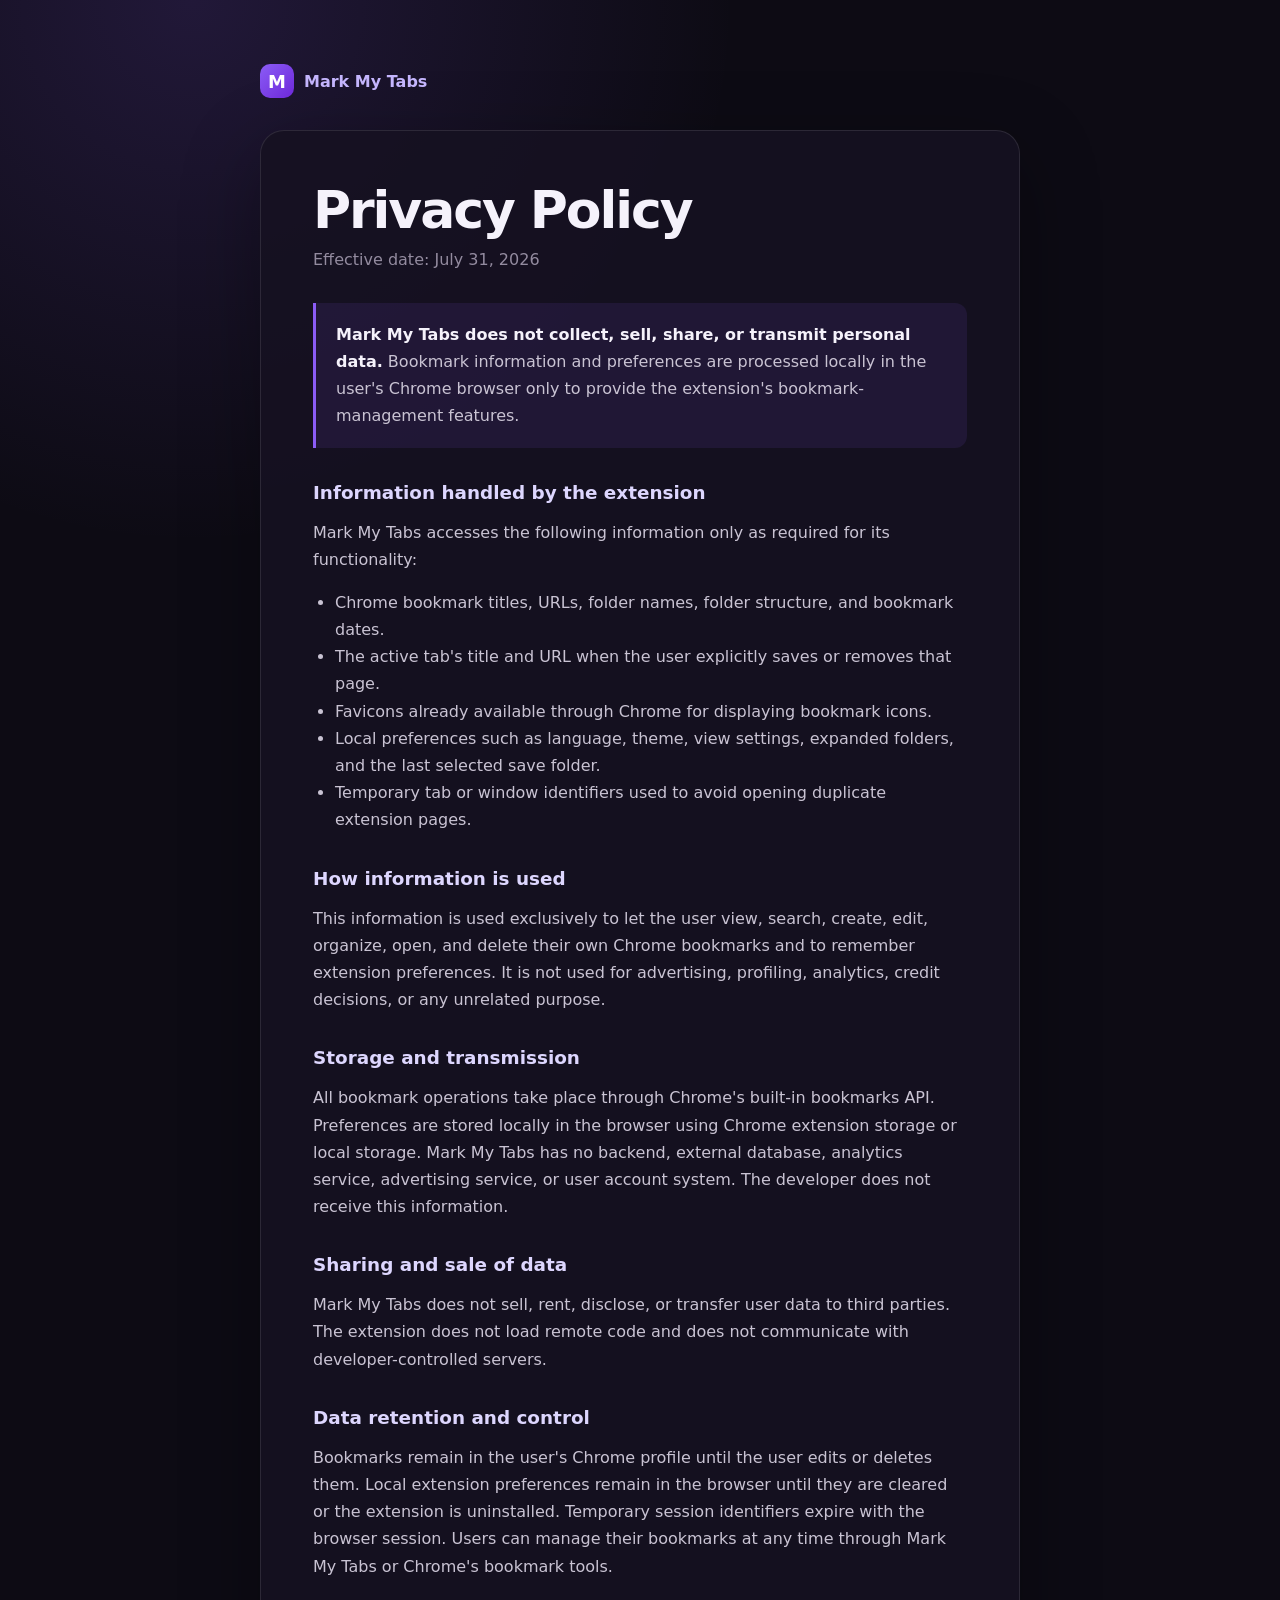
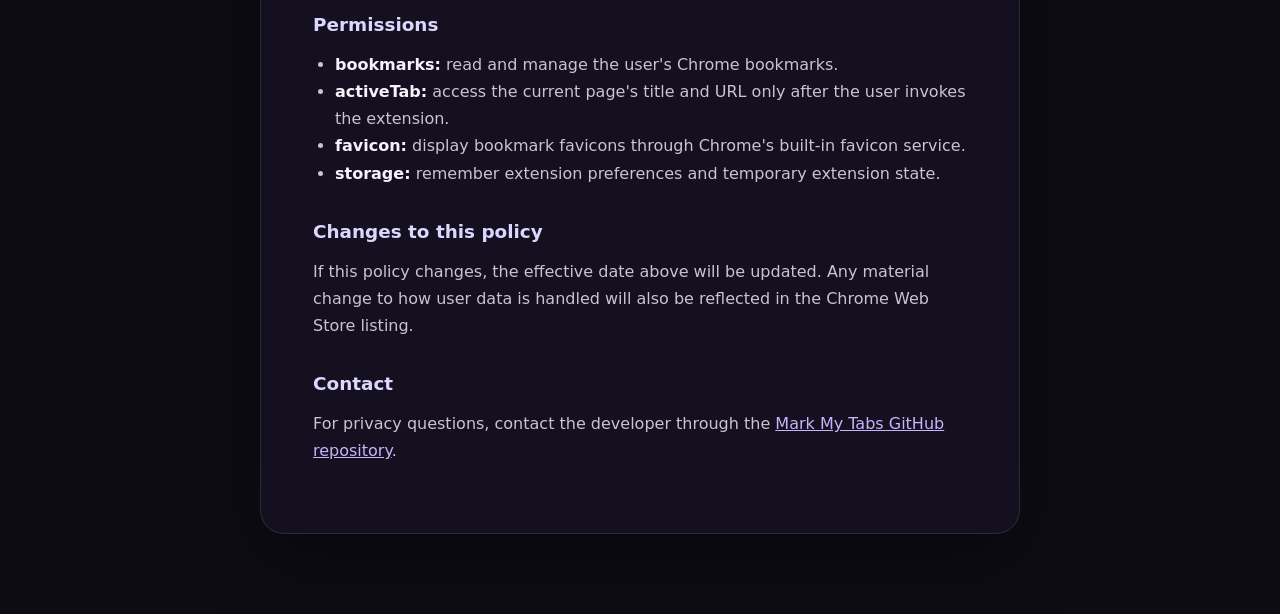
<file: privacy-policy/index.html>
<!doctype html>
<html lang="en">
  <head>
    <meta charset="utf-8" />
    <meta name="viewport" content="width=device-width, initial-scale=1" />
    <meta name="description" content="Privacy Policy for the Mark My Tabs Chrome extension." />
    <title>Privacy Policy — Mark My Tabs</title>
    <style>
      :root {
        color-scheme: light dark;
        font-family: Inter, ui-sans-serif, system-ui, -apple-system, BlinkMacSystemFont, "Segoe UI", sans-serif;
        background: #0d0b14;
        color: #f5f2fb;
      }

      * { box-sizing: border-box; }

      body {
        margin: 0;
        min-height: 100vh;
        background:
          radial-gradient(circle at 15% 0%, rgba(139, 92, 246, 0.16), transparent 34rem),
          #0d0b14;
      }

      main {
        width: min(760px, calc(100% - 32px));
        margin: 0 auto;
        padding: 64px 0 80px;
      }

      .brand {
        display: inline-flex;
        align-items: center;
        gap: 10px;
        margin-bottom: 32px;
        color: #c4b5fd;
        font-weight: 700;
        text-decoration: none;
      }

      .mark {
        display: grid;
        width: 34px;
        height: 34px;
        place-items: center;
        border-radius: 10px;
        background: linear-gradient(135deg, #8b5cf6, #6d28d9);
        color: white;
        font-size: 18px;
      }

      article {
        padding: clamp(24px, 5vw, 52px);
        border: 1px solid rgba(255, 255, 255, 0.1);
        border-radius: 24px;
        background: rgba(22, 18, 34, 0.88);
        box-shadow: 0 24px 80px rgba(0, 0, 0, 0.32);
      }

      h1 {
        margin: 0 0 8px;
        font-size: clamp(2rem, 6vw, 3.25rem);
        line-height: 1.05;
        letter-spacing: -0.04em;
      }

      h2 {
        margin: 34px 0 10px;
        color: #ddd6fe;
        font-size: 1.15rem;
      }

      p, li {
        color: #c9c3d3;
        font-size: 1rem;
        line-height: 1.7;
      }

      ul { padding-left: 22px; }
      strong { color: #f5f2fb; }
      a { color: #c4b5fd; }
      .date { margin: 0 0 30px; color: #938b9f; }
      .summary {
        padding: 18px 20px;
        border-left: 3px solid #8b5cf6;
        border-radius: 0 12px 12px 0;
        background: rgba(139, 92, 246, 0.1);
      }
    </style>
  </head>
  <body>
    <main>
      <a class="brand" href="../" aria-label="Mark My Tabs home">
        <span class="mark" aria-hidden="true">M</span>
        Mark My Tabs
      </a>

      <article>
        <h1>Privacy Policy</h1>
        <p class="date">Effective date: July 31, 2026</p>

        <p class="summary">
          <strong>Mark My Tabs does not collect, sell, share, or transmit personal data.</strong>
          Bookmark information and preferences are processed locally in the user's Chrome browser
          only to provide the extension's bookmark-management features.
        </p>

        <h2>Information handled by the extension</h2>
        <p>Mark My Tabs accesses the following information only as required for its functionality:</p>
        <ul>
          <li>Chrome bookmark titles, URLs, folder names, folder structure, and bookmark dates.</li>
          <li>The active tab's title and URL when the user explicitly saves or removes that page.</li>
          <li>Favicons already available through Chrome for displaying bookmark icons.</li>
          <li>Local preferences such as language, theme, view settings, expanded folders, and the last selected save folder.</li>
          <li>Temporary tab or window identifiers used to avoid opening duplicate extension pages.</li>
        </ul>

        <h2>How information is used</h2>
        <p>
          This information is used exclusively to let the user view, search, create, edit, organize,
          open, and delete their own Chrome bookmarks and to remember extension preferences. It is
          not used for advertising, profiling, analytics, credit decisions, or any unrelated purpose.
        </p>

        <h2>Storage and transmission</h2>
        <p>
          All bookmark operations take place through Chrome's built-in bookmarks API. Preferences
          are stored locally in the browser using Chrome extension storage or local storage. Mark My
          Tabs has no backend, external database, analytics service, advertising service, or user
          account system. The developer does not receive this information.
        </p>

        <h2>Sharing and sale of data</h2>
        <p>
          Mark My Tabs does not sell, rent, disclose, or transfer user data to third parties. The
          extension does not load remote code and does not communicate with developer-controlled servers.
        </p>

        <h2>Data retention and control</h2>
        <p>
          Bookmarks remain in the user's Chrome profile until the user edits or deletes them. Local
          extension preferences remain in the browser until they are cleared or the extension is
          uninstalled. Temporary session identifiers expire with the browser session. Users can manage
          their bookmarks at any time through Mark My Tabs or Chrome's bookmark tools.
        </p>

        <h2>Permissions</h2>
        <ul>
          <li><strong>bookmarks:</strong> read and manage the user's Chrome bookmarks.</li>
          <li><strong>activeTab:</strong> access the current page's title and URL only after the user invokes the extension.</li>
          <li><strong>favicon:</strong> display bookmark favicons through Chrome's built-in favicon service.</li>
          <li><strong>storage:</strong> remember extension preferences and temporary extension state.</li>
        </ul>

        <h2>Changes to this policy</h2>
        <p>
          If this policy changes, the effective date above will be updated. Any material change to how
          user data is handled will also be reflected in the Chrome Web Store listing.
        </p>

        <h2>Contact</h2>
        <p>
          For privacy questions, contact the developer through the
          <a href="https://github.com/nahuegallinoti/MarkMyTabs/issues">Mark My Tabs GitHub repository</a>.
        </p>
      </article>
    </main>
  </body>
</html>
</file>
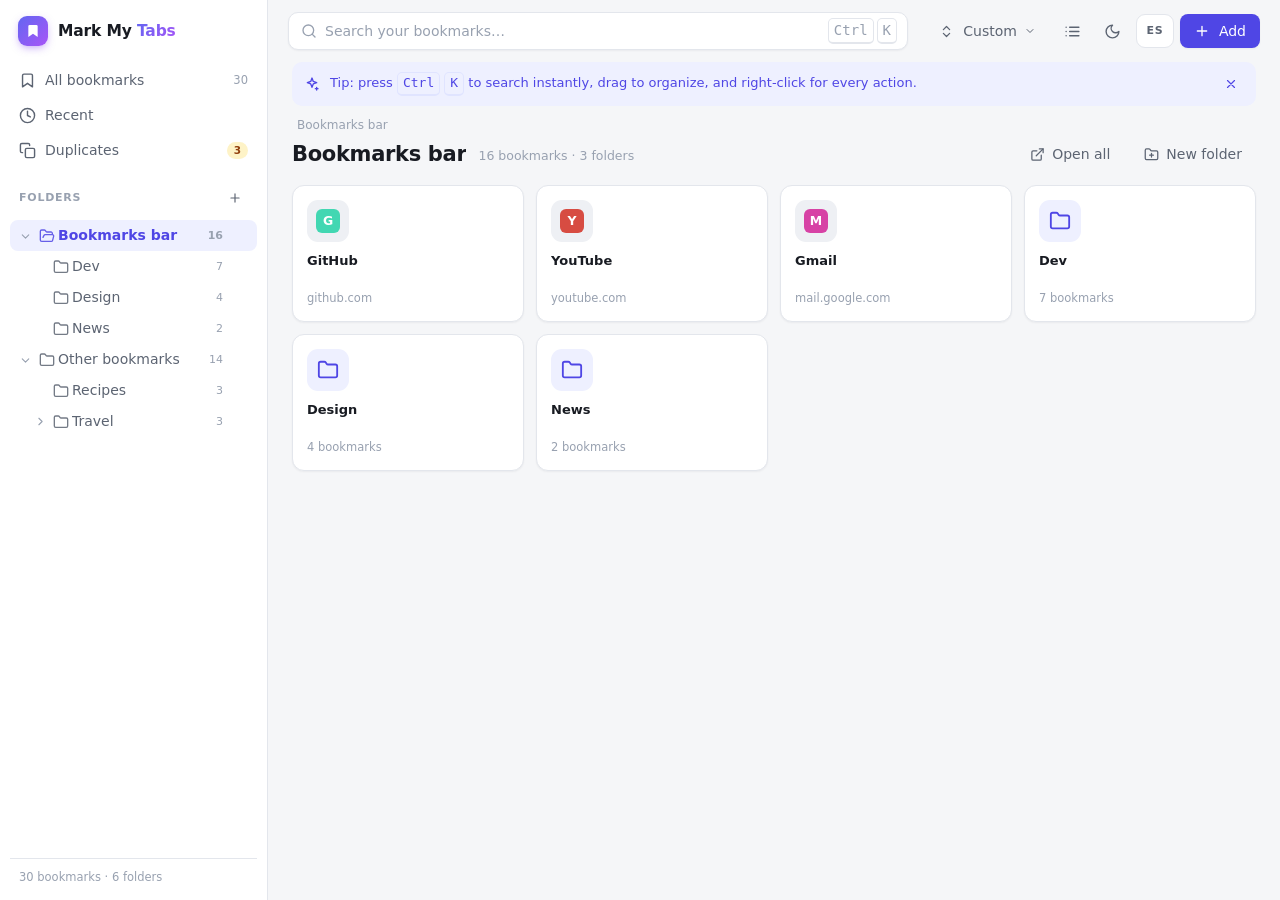
<file: manager/manager.html>
<!doctype html>
<html lang="en">
<head>
  <meta charset="utf-8">
  <meta name="viewport" content="width=device-width, initial-scale=1">
  <title>Mark My Tabs</title>
  <script src="../common/theme.js"></script>
  <link rel="stylesheet" href="manager.css">
</head>
<body>
  <div id="app">
    <div id="sidebarBackdrop" hidden></div>
    <aside id="sidebar">
      <div class="brand">
        <span class="brand-logo" aria-hidden="true">
          <svg width="16" height="16" viewBox="0 0 24 24" fill="currentColor" stroke="none"><path d="m19 21-7-5-7 5V5a2 2 0 0 1 2-2h10a2 2 0 0 1 2 2Z"/></svg>
        </span>
        <span class="brand-name">Mark My <b>Tabs</b></span>
      </div>

      <nav id="views" aria-label="Views" data-i18n-aria-label="views"></nav>

      <div class="tree-head">
        <span data-i18n="folders">Folders</span>
        <button id="btnTreeNewFolder" class="icon-btn sm" title="New folder" data-i18n-title="newFolder"></button>
      </div>
      <div id="tree" role="tree"></div>

      <footer id="stats"></footer>
    </aside>

    <main id="main">
      <header id="topbar">
        <button id="btnSidebar" class="icon-btn" title="Show folders" data-i18n-title="showFolders"></button>
        <div id="searchWrap">
          <span class="search-icn"></span>
          <input id="search" type="text" placeholder="Search your bookmarks…" data-i18n-placeholder="searchBookmarks" autocomplete="off" spellcheck="false">
          <button id="btnClearSearch" class="icon-btn sm" title="Clear (Esc)" data-i18n-title="clearSearch" hidden></button>
          <span class="kbd-hint"><kbd>Ctrl</kbd><kbd>K</kbd></span>
        </div>
        <div class="tools">
          <button id="btnSort" class="btn ghost" title="Sort" data-i18n-title="sort"></button>
          <button id="btnLayout" class="icon-btn" title="Cambiar vista"></button>
          <button id="btnTheme" class="icon-btn" title="Cambiar tema"></button>
          <button id="btnLang" class="lang-btn" type="button"></button>
          <button id="btnAdd" class="btn primary"></button>
        </div>
      </header>

      <div id="tipbar" hidden></div>

      <div id="contentHead">
        <div id="breadcrumb"></div>
        <div class="head-row">
          <h1 id="viewTitle"></h1>
          <span id="viewCount"></span>
          <div class="head-actions" id="headActions"></div>
        </div>
      </div>

      <section id="content" tabindex="-1"></section>

      <div id="bulkbar" hidden></div>
    </main>
  </div>

  <div id="ctxMenu" role="menu" hidden></div>
  <div id="modalRoot" hidden></div>
  <div id="toasts" aria-live="polite"></div>

  <script type="module" src="manager.js"></script>
</body>
</html>
</file>
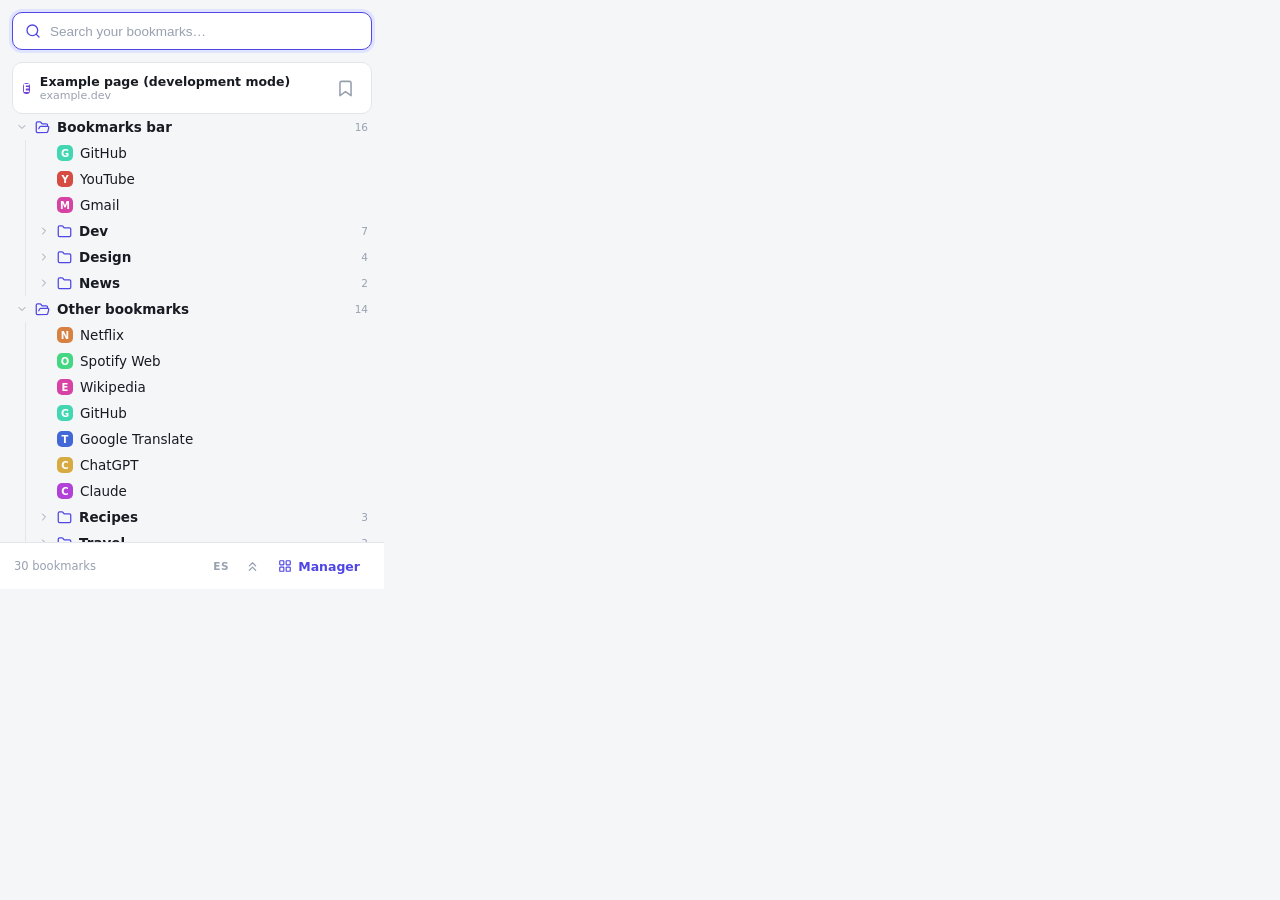
<file: popup/popup.html>
<!doctype html>
<html lang="en">
<head>
  <meta charset="utf-8">
  <title>Mark My Tabs</title>
  <script src="../common/theme.js"></script>
  <link rel="stylesheet" href="popup.css">
</head>
<body>
  <div id="searchBar">
    <span class="search-icn"></span>
    <input id="search" type="text" placeholder="Search your bookmarks…" data-i18n-placeholder="searchBookmarks" autocomplete="off" spellcheck="false" autofocus>
  </div>

  <div id="body">
    <div id="currentPage" hidden></div>
    <div id="results"></div>
  </div>

  <footer>
    <span id="total"></span>
    <span class="foot-actions">
      <button id="btnLang" class="lang-mini" type="button"></button>
      <button id="btnCollapse" class="icon-mini" title="Collapse folders" data-i18n-title="collapseFolders"></button>
      <button id="btnManager" class="btn-open"></button>
    </span>
  </footer>

  <script type="module" src="popup.js"></script>
</body>
</html>
</file>
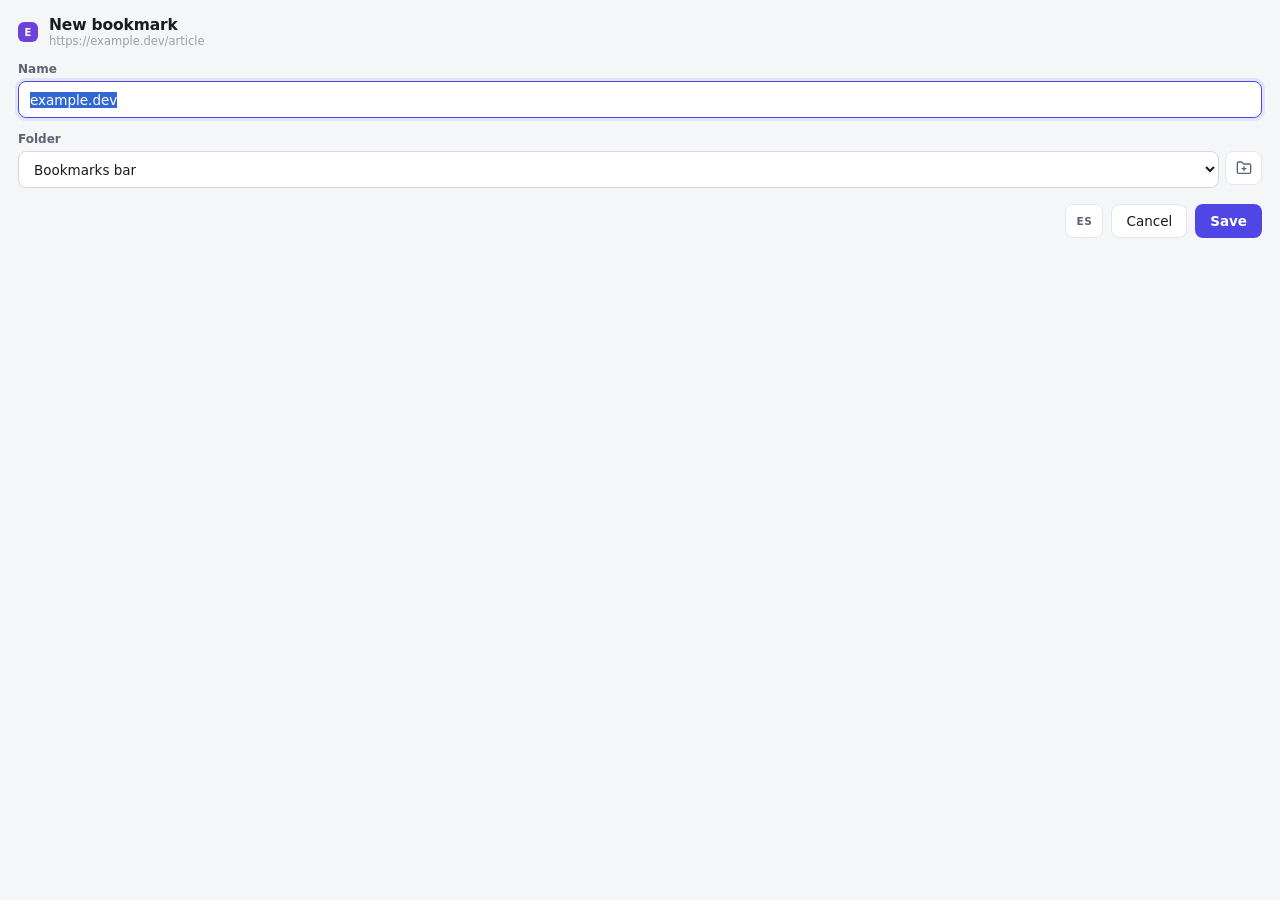
<file: save/save.html>
<!doctype html>
<html lang="en">
<head>
  <meta charset="utf-8">
  <title>Save bookmark</title>
  <script src="../common/theme.js"></script>
  <link rel="stylesheet" href="save.css">
</head>
<body>
  <form id="form">
    <header>
      <span id="pageFav"></span>
      <div class="head-text">
        <h1 id="dlgTitle" data-i18n="newBookmark">New bookmark</h1>
        <span id="pageUrl"></span>
      </div>
    </header>

    <div class="field">
      <label for="name" data-i18n="name">Name</label>
      <input id="name" type="text" autocomplete="off" spellcheck="false">
    </div>

    <div class="field">
      <label for="folder" data-i18n="folder">Folder</label>
      <div class="folder-row">
        <select id="folder"></select>
        <button type="button" id="btnNewFolder" title="New folder" data-i18n-title="newFolder"></button>
      </div>
      <div class="folder-row" id="newFolderRow" hidden>
        <input id="newFolderName" type="text" placeholder="New folder name" data-i18n-placeholder="folderNamePlaceholder" autocomplete="off">
        <button type="button" id="btnCreateFolder" class="primary" data-i18n="create">Create</button>
      </div>
    </div>

    <footer>
      <button type="button" id="btnRemove" data-i18n="remove" hidden>Remove</button>
      <span class="spacer"></span>
      <button type="button" id="btnLang" class="lang-save"></button>
      <button type="button" id="btnCancel" data-i18n="cancel">Cancel</button>
      <button type="submit" id="btnSave" class="primary" data-i18n="save">Save</button>
    </footer>
  </form>
  <script type="module" src="save.js"></script>
</body>
</html>
</file>
<file: manager/manager.css>
/* ============ Tokens ============ */
:root {
  --bg: #f5f6f8;
  --surface: #ffffff;
  --surface-2: #eef0f4;
  --surface-3: #e5e8ee;
  --border: #e3e6ec;
  --border-strong: #d4d8e0;
  --text: #181b22;
  --text-2: #5c6472;
  --text-3: #98a1b0;
  --accent: #4f46e5;
  --accent-hover: #4338ca;
  --accent-soft: #eef0ff;
  --accent-soft-2: #e0e4ff;
  --on-accent: #ffffff;
  --danger: #dc2626;
  --danger-soft: #fee7e7;
  --warn-soft: #fef3c7;
  --warn-text: #92400e;
  --mark-bg: #fde68a66;
  --shadow-sm: 0 1px 2px rgba(16, 24, 40, .05);
  --shadow-md: 0 6px 16px -4px rgba(16, 24, 40, .12);
  --shadow-lg: 0 16px 48px -8px rgba(16, 24, 40, .22);
  --grad: linear-gradient(135deg, #6366f1, #a855f7);
  --radius: 12px;
  --radius-sm: 8px;
  color-scheme: light;
}
:root[data-theme="dark"] {
  --bg: #0d0f14;
  --surface: #161922;
  --surface-2: #1d212c;
  --surface-3: #252a37;
  --border: #262b37;
  --border-strong: #333a49;
  --text: #e8ebf1;
  --text-2: #a4adbc;
  --text-3: #67707f;
  --accent: #818cf8;
  --accent-hover: #93a0ff;
  --accent-soft: rgba(129, 140, 248, .13);
  --accent-soft-2: rgba(129, 140, 248, .24);
  --on-accent: #10122b;
  --danger: #f87171;
  --danger-soft: rgba(248, 113, 113, .14);
  --warn-soft: rgba(251, 191, 36, .15);
  --warn-text: #fbbf24;
  --mark-bg: rgba(251, 191, 36, .28);
  --shadow-sm: 0 1px 2px rgba(0, 0, 0, .3);
  --shadow-md: 0 6px 16px -4px rgba(0, 0, 0, .45);
  --shadow-lg: 0 16px 48px -8px rgba(0, 0, 0, .6);
  color-scheme: dark;
}

/* ============ Base ============ */
* { box-sizing: border-box; margin: 0; padding: 0; }
[hidden] { display: none !important; }
html, body { height: 100%; }
body {
  font-family: -apple-system, BlinkMacSystemFont, "Segoe UI Variable Text", "Segoe UI", system-ui, Roboto, "Helvetica Neue", sans-serif;
  font-size: 14px;
  line-height: 1.45;
  color: var(--text);
  background: var(--bg);
  -webkit-font-smoothing: antialiased;
  overflow: hidden;
}
button { font: inherit; color: inherit; background: none; border: 0; cursor: pointer; }
input, select { font: inherit; color: inherit; }
a { color: inherit; text-decoration: none; }
mark { background: var(--mark-bg); color: inherit; border-radius: 3px; padding: 0 1px; }
:focus-visible { outline: 2px solid var(--accent); outline-offset: 2px; border-radius: 4px; }
.icn { display: inline-flex; flex: none; }
.icn svg { display: block; }

::-webkit-scrollbar { width: 10px; height: 10px; }
::-webkit-scrollbar-track { background: transparent; }
::-webkit-scrollbar-thumb { background: var(--border-strong); border-radius: 8px; border: 2px solid transparent; background-clip: content-box; }
::-webkit-scrollbar-thumb:hover { background-color: var(--text-3); }

#app { display: flex; height: 100vh; }

/* ============ Botones ============ */
.btn {
  display: inline-flex; align-items: center; gap: 7px;
  height: 34px; padding: 0 13px;
  border-radius: var(--radius-sm);
  border: 1px solid var(--border);
  background: var(--surface);
  font-weight: 500; white-space: nowrap;
  transition: background .12s, border-color .12s, box-shadow .12s, transform .06s;
}
.btn:hover { background: var(--surface-2); border-color: var(--border-strong); }
.btn:active { transform: scale(.97); }
.btn.primary {
  background: var(--accent); border-color: transparent; color: #fff;
  box-shadow: var(--shadow-sm);
}
.btn.primary:hover { background: var(--accent-hover); }
:root[data-theme="dark"] .btn.primary { color: var(--on-accent); }
.btn.ghost { border-color: transparent; background: transparent; color: var(--text-2); }
.btn.ghost:hover { background: var(--surface-2); color: var(--text); }
.btn.danger { background: var(--danger); border-color: transparent; color: #fff; }
.btn.danger:hover { filter: brightness(1.08); }
.btn[disabled], .icon-btn[disabled] { opacity: .5; pointer-events: none; }
.btn svg + span { margin-left: 2px; }

.icon-btn {
  display: inline-flex; align-items: center; justify-content: center;
  width: 34px; height: 34px; border-radius: var(--radius-sm);
  color: var(--text-2);
  transition: background .12s, color .12s, transform .06s;
}
.icon-btn:hover { background: var(--surface-2); color: var(--text); }
.icon-btn:active { transform: scale(.94); }
.icon-btn.sm { width: 26px; height: 26px; border-radius: 6px; }

kbd {
  display: inline-block; padding: 1px 5px;
  font: 600 10.5px/1.5 inherit; color: var(--text-3);
  background: var(--surface); border: 1px solid var(--border);
  border-bottom-width: 2px; border-radius: 5px;
}

/* ============ Sidebar ============ */
#sidebar {
  width: 268px; flex: none;
  display: flex; flex-direction: column;
  background: var(--surface);
  border-right: 1px solid var(--border);
  padding: 14px 10px 10px;
  gap: 4px;
  z-index: 30;
}
.brand { display: flex; align-items: center; gap: 10px; padding: 2px 8px 14px; }
.brand-logo {
  display: flex; align-items: center; justify-content: center;
  width: 30px; height: 30px; border-radius: 9px;
  background: var(--grad); color: #fff;
  box-shadow: 0 3px 8px -2px rgba(124, 58, 237, .5);
}
.brand-name { font-size: 15.5px; font-weight: 600; letter-spacing: -.01em; }
.brand-name b { font-weight: 800; background: var(--grad); -webkit-background-clip: text; background-clip: text; color: transparent; }

#views { display: flex; flex-direction: column; gap: 2px; }

.side-item {
  display: flex; align-items: center; gap: 9px;
  width: 100%; height: 33px; padding: 0 9px;
  border-radius: var(--radius-sm);
  color: var(--text-2); font-weight: 500; text-align: left;
  transition: background .1s, color .1s;
  position: relative;
}
.side-item:hover { background: var(--surface-2); color: var(--text); }
.side-item.active { background: var(--accent-soft); color: var(--accent); }
.side-item .label { flex: 1; overflow: hidden; text-overflow: ellipsis; white-space: nowrap; }
.side-item .count { font-size: 11.5px; color: var(--text-3); font-variant-numeric: tabular-nums; }
.side-item.active .count { color: var(--accent); opacity: .75; }
.side-item .badge {
  font-size: 10.5px; font-weight: 700; color: var(--warn-text);
  background: var(--warn-soft); border-radius: 99px; padding: 1px 7px;
}

.tree-head {
  display: flex; align-items: center; justify-content: space-between;
  padding: 14px 9px 5px;
  font-size: 11px; font-weight: 700; letter-spacing: .07em; text-transform: uppercase;
  color: var(--text-3);
}
#tree { flex: 1; overflow-y: auto; overflow-x: hidden; padding-bottom: 8px; }

.tree-row {
  display: flex; align-items: center; gap: 3px;
  height: 31px; padding-right: 5px;
  border-radius: var(--radius-sm);
  color: var(--text-2);
  cursor: pointer; user-select: none;
  transition: background .1s, color .1s;
}
.tree-row:hover { background: var(--surface-2); color: var(--text); }
.tree-row.active { background: var(--accent-soft); color: var(--accent); font-weight: 600; }
.tree-row.drop-into { background: var(--accent-soft-2); box-shadow: inset 0 0 0 2px var(--accent); }
.tree-row .twist {
  width: 20px; height: 20px; flex: none;
  display: flex; align-items: center; justify-content: center;
  border-radius: 5px; color: var(--text-3);
  transition: transform .15s;
}
.tree-row .twist:hover { background: var(--surface-3); color: var(--text); }
.tree-row .twist.open { transform: rotate(90deg); }
.tree-row .twist.leaf { visibility: hidden; }
.tree-row .icn { color: inherit; opacity: .85; }
.tree-row .label { flex: 1; overflow: hidden; text-overflow: ellipsis; white-space: nowrap; }
.tree-row .count { font-size: 11px; color: var(--text-3); font-variant-numeric: tabular-nums; }
.tree-row .row-menu { visibility: hidden; color: var(--text-3); }
.tree-row:hover .row-menu { visibility: visible; }
.tree-row:hover .count { display: none; }

#stats {
  padding: 10px 9px 4px;
  border-top: 1px solid var(--border);
  font-size: 11.5px; color: var(--text-3);
}

/* ============ Topbar ============ */
#main { flex: 1; display: flex; flex-direction: column; min-width: 0; position: relative; }

#topbar {
  display: flex; align-items: center; gap: 10px;
  padding: 12px 20px;
  flex: none;
}
#btnSidebar { display: none; }

#searchWrap {
  flex: 1; max-width: 620px;
  display: flex; align-items: center; gap: 8px;
  height: 38px; padding: 0 10px 0 12px;
  background: var(--surface);
  border: 1px solid var(--border);
  border-radius: 10px;
  box-shadow: var(--shadow-sm);
  transition: border-color .12s, box-shadow .12s;
}
#searchWrap:focus-within { border-color: var(--accent); box-shadow: 0 0 0 3px var(--accent-soft-2); }
#searchWrap .search-icn { color: var(--text-3); display: flex; }
#searchWrap:focus-within .search-icn { color: var(--accent); }
#search { flex: 1; min-width: 0; border: 0; outline: 0; background: transparent; font-size: 14px; }
#search::placeholder { color: var(--text-3); }
.kbd-hint { display: flex; gap: 3px; }
#searchWrap:focus-within .kbd-hint { display: none; }

.tools { display: flex; align-items: center; gap: 6px; margin-left: auto; }
.lang-btn {
  height: 34px; min-width: 38px; padding: 0 9px;
  border: 1px solid var(--border); border-radius: 9px;
  background: var(--surface); color: var(--text-2);
  font-size: 11px; font-weight: 750; letter-spacing: .06em;
}
.lang-btn:hover {
  color: var(--accent); border-color: var(--accent); background: var(--accent-soft);
}

/* ============ Encabezado de contenido ============ */
#contentHead { padding: 6px 24px 10px; flex: none; }
#breadcrumb {
  display: flex; align-items: center; gap: 2px; flex-wrap: wrap;
  min-height: 18px; font-size: 12px; color: var(--text-3);
}
#breadcrumb .crumb { padding: 1px 5px; border-radius: 5px; }
#breadcrumb .crumb:not(.current):hover { background: var(--surface-2); color: var(--text); cursor: pointer; }
#breadcrumb .sep { display: flex; opacity: .6; }
.head-row { display: flex; align-items: center; gap: 12px; margin-top: 2px; }
#viewTitle { font-size: 21px; font-weight: 700; letter-spacing: -.015em; overflow: hidden; text-overflow: ellipsis; white-space: nowrap; }
#viewCount { font-size: 12.5px; color: var(--text-3); white-space: nowrap; padding-top: 4px; }
.head-actions { margin-left: auto; display: flex; gap: 6px; }

/* ============ Tip bar ============ */
#tipbar {
  display: flex; align-items: center; gap: 10px;
  margin: 0 24px 4px; padding: 9px 12px;
  background: var(--accent-soft); color: var(--accent);
  border-radius: 10px; font-size: 13px;
}
#tipbar .icon-btn { margin-left: auto; color: inherit; width: 26px; height: 26px; }
#tipbar kbd { color: var(--accent); border-color: var(--accent-soft-2); background: transparent; }

/* ============ Contenido ============ */
#content { flex: 1; overflow-y: auto; padding: 4px 24px 90px; outline: none; }

.section-label {
  font-size: 11px; font-weight: 700; letter-spacing: .07em; text-transform: uppercase;
  color: var(--text-3); margin: 18px 2px 8px;
}
.section-label:first-child { margin-top: 4px; }

/* --- Grid --- */
.grid {
  display: grid;
  grid-template-columns: repeat(auto-fill, minmax(215px, 1fr));
  gap: 12px;
}

.card {
  position: relative;
  display: flex; flex-direction: column; gap: 10px;
  padding: 14px;
  background: var(--surface);
  border: 1px solid var(--border);
  border-radius: var(--radius);
  box-shadow: var(--shadow-sm);
  cursor: pointer;
  transition: transform .12s ease, box-shadow .12s ease, border-color .12s, background .12s;
}
.card:hover { transform: translateY(-2px); box-shadow: var(--shadow-md); border-color: var(--border-strong); }
.card.selected { border-color: var(--accent); background: var(--accent-soft); }
.card.dragging { opacity: .4; }
.card.drop-into { border-color: var(--accent); box-shadow: inset 0 0 0 2px var(--accent); background: var(--accent-soft); }

.card .tile {
  width: 42px; height: 42px; flex: none;
  display: flex; align-items: center; justify-content: center;
  border-radius: 11px;
  background: var(--surface-2);
}
.card.is-folder .tile { background: var(--accent-soft); color: var(--accent); }
.card .meta { min-width: 0; }
.card .title {
  font-size: 13px; font-weight: 600; line-height: 1.35;
  display: -webkit-box; -webkit-line-clamp: 2; -webkit-box-orient: vertical;
  overflow: hidden; word-break: break-word;
  min-height: 2.7em;
}
.card .sub {
  margin-top: 3px; font-size: 11.5px; color: var(--text-3);
  overflow: hidden; text-overflow: ellipsis; white-space: nowrap;
}
.card .path-chip { margin-top: 6px; }

.fav { display: inline-flex; align-items: center; justify-content: center; width: var(--fav-size, 20px); height: var(--fav-size, 20px); flex: none; }
.fav img { width: 100%; height: 100%; border-radius: 4px; object-fit: contain; }
.fav-letter {
  display: flex; align-items: center; justify-content: center;
  width: 100%; height: 100%; border-radius: 6px;
  font-size: calc(var(--fav-size, 20px) * .52); font-weight: 700; color: #fff;
  background: hsl(var(--h, 220) 65% 55%);
}

/* check + menú flotantes de la card */
.card .sel-check, .item-row .sel-check {
  position: absolute; top: 8px; left: 8px; z-index: 2;
  width: 20px; height: 20px; border-radius: 6px;
  display: flex; align-items: center; justify-content: center;
  background: var(--surface); border: 1.5px solid var(--border-strong);
  color: transparent;
  opacity: 0; transition: opacity .1s, background .1s, border-color .1s;
}
.card:hover .sel-check, .selecting .sel-check, .item-row:hover .sel-check { opacity: 1; }
.selected > .sel-check { background: var(--accent); border-color: var(--accent); color: #fff; opacity: 1; }
:root[data-theme="dark"] .selected > .sel-check { color: var(--on-accent); }
.sel-check:hover { border-color: var(--accent); }

.card .card-menu {
  position: absolute; top: 6px; right: 6px; z-index: 2;
  opacity: 0;
  background: var(--surface);
  box-shadow: var(--shadow-sm);
  border: 1px solid var(--border);
  width: 28px; height: 28px; border-radius: 7px;
}
.card:hover .card-menu, .card .card-menu.open { opacity: 1; }

/* indicador de inserción drag & drop */
.drop-marker { position: relative; }
.grid .drop-marker.before::before, .grid .drop-marker.after::after {
  content: ''; position: absolute; top: 6px; bottom: 6px; width: 3px;
  border-radius: 3px; background: var(--accent); z-index: 3;
}
.grid .drop-marker.before::before { left: -7.5px; }
.grid .drop-marker.after::after { right: -7.5px; }
.list .drop-marker.before::before, .list .drop-marker.after::after {
  content: ''; position: absolute; left: 6px; right: 6px; height: 3px;
  border-radius: 3px; background: var(--accent); z-index: 3;
}
.list .drop-marker.before::before { top: -2.5px; }
.list .drop-marker.after::after { bottom: -2.5px; }

/* --- Lista --- */
.list { display: flex; flex-direction: column; gap: 2px; }
.item-row {
  position: relative;
  display: flex; align-items: center; gap: 12px;
  height: 44px; padding: 0 12px 0 36px;
  border-radius: 10px;
  cursor: pointer;
  transition: background .1s;
}
.item-row:hover { background: var(--surface); box-shadow: var(--shadow-sm); }
.item-row.selected { background: var(--accent-soft); }
.item-row.dragging { opacity: .4; }
.item-row.drop-into { box-shadow: inset 0 0 0 2px var(--accent); background: var(--accent-soft); }
.item-row .sel-check { top: 50%; transform: translateY(-50%); left: 8px; }
.item-row .row-icn { color: var(--accent); display: flex; }
.item-row .title {
  flex: 1; min-width: 0; font-weight: 500;
  overflow: hidden; text-overflow: ellipsis; white-space: nowrap;
}
.item-row .domain {
  width: 180px; flex: none;
  font-size: 12px; color: var(--text-3);
  overflow: hidden; text-overflow: ellipsis; white-space: nowrap;
}
.item-row .date { width: 96px; flex: none; text-align: right; font-size: 12px; color: var(--text-3); white-space: nowrap; }
.item-row .row-menu { opacity: 0; }
.item-row:hover .row-menu, .item-row .row-menu.open { opacity: 1; }

.path-chip {
  display: inline-flex; align-items: center; gap: 5px;
  max-width: 100%;
  font-size: 11px; color: var(--text-2);
  background: var(--surface-2);
  border-radius: 6px; padding: 2px 8px;
  overflow: hidden; white-space: nowrap;
}
.path-chip:hover { background: var(--surface-3); }
.path-chip .icn { opacity: .7; }
.path-chip span { overflow: hidden; text-overflow: ellipsis; }
.item-row .path-chip { flex: none; max-width: 220px; }

/* --- Duplicados --- */
.dupe-group {
  background: var(--surface);
  border: 1px solid var(--border);
  border-radius: var(--radius);
  padding: 14px 16px;
  margin-bottom: 12px;
  box-shadow: var(--shadow-sm);
}
.dupe-head { display: flex; align-items: center; gap: 10px; margin-bottom: 8px; }
.dupe-head .url { flex: 1; min-width: 0; font-size: 12.5px; color: var(--text-2); overflow: hidden; text-overflow: ellipsis; white-space: nowrap; }
.dupe-group .item-row { height: 40px; }
.dupe-group .item-row:hover { background: var(--surface-2); box-shadow: none; }

/* ============ Estados vacíos ============ */
.empty {
  display: flex; flex-direction: column; align-items: center; text-align: center;
  padding: 72px 20px; color: var(--text-2);
}
.empty .art {
  width: 74px; height: 74px; border-radius: 22px;
  display: flex; align-items: center; justify-content: center;
  background: var(--accent-soft); color: var(--accent);
  margin-bottom: 18px;
}
.empty h3 { font-size: 16px; font-weight: 650; color: var(--text); margin-bottom: 5px; }
.empty p { font-size: 13px; max-width: 380px; }
.empty .btn { margin-top: 16px; }

/* ============ Menú contextual ============ */
#ctxMenu {
  position: fixed; z-index: 100;
  min-width: 208px;
  background: var(--surface);
  border: 1px solid var(--border);
  border-radius: 10px;
  box-shadow: var(--shadow-lg);
  padding: 5px;
  animation: pop .1s ease;
}
@keyframes pop { from { opacity: 0; transform: scale(.97); } }
.menu-item {
  display: flex; align-items: center; gap: 10px;
  width: 100%; height: 32px; padding: 0 9px;
  border-radius: 7px; text-align: left;
  color: var(--text);
}
.menu-item:hover { background: var(--surface-2); }
.menu-item .icn { color: var(--text-2); }
.menu-item .label { flex: 1; }
.menu-item .hint { font-size: 11px; color: var(--text-3); }
.menu-item.danger, .menu-item.danger .icn { color: var(--danger); }
.menu-item.danger:hover { background: var(--danger-soft); }
.menu-item[disabled] { opacity: .45; pointer-events: none; }
.menu-sep { height: 1px; background: var(--border); margin: 5px 7px; }
.menu-title { padding: 6px 9px 4px; font-size: 11px; font-weight: 700; color: var(--text-3); text-transform: uppercase; letter-spacing: .05em; }

/* ============ Modales ============ */
#modalRoot {
  position: fixed; inset: 0; z-index: 200;
  display: flex; align-items: center; justify-content: center;
  background: rgba(10, 12, 20, .45);
  backdrop-filter: blur(3px);
  animation: fade .13s ease;
}
@keyframes fade { from { opacity: 0; } }
.modal {
  width: min(460px, calc(100vw - 40px));
  max-height: calc(100vh - 80px);
  display: flex; flex-direction: column;
  background: var(--surface);
  border: 1px solid var(--border);
  border-radius: 16px;
  box-shadow: var(--shadow-lg);
  animation: rise .16s cubic-bezier(.2, .9, .3, 1.4);
}
@keyframes rise { from { opacity: 0; transform: translateY(10px) scale(.98); } }
.modal-head {
  display: flex; align-items: center; gap: 10px;
  padding: 16px 18px 0;
}
.modal-head h2 { font-size: 16px; font-weight: 650; flex: 1; }
.modal-body { padding: 14px 18px 4px; overflow-y: auto; display: flex; flex-direction: column; gap: 13px; }
.modal-foot { display: flex; justify-content: flex-end; gap: 8px; padding: 14px 18px 16px; }
.field { display: flex; flex-direction: column; gap: 5px; }
.field label { font-size: 12px; font-weight: 600; color: var(--text-2); }
.field input[type="text"], .field input[type="url"], .field select {
  height: 38px; padding: 0 11px;
  border: 1px solid var(--border-strong);
  border-radius: var(--radius-sm);
  background: var(--bg);
  outline: none;
  transition: border-color .12s, box-shadow .12s;
  width: 100%;
}
.field input:focus, .field select:focus { border-color: var(--accent); box-shadow: 0 0 0 3px var(--accent-soft-2); }
.field .err { font-size: 12px; color: var(--danger); display: none; }
.field.invalid input { border-color: var(--danger); }
.field.invalid .err { display: block; }
.modal p.msg { color: var(--text-2); font-size: 13.5px; }

/* selector de carpetas del modal Mover */
.folder-pick {
  border: 1px solid var(--border);
  border-radius: var(--radius-sm);
  background: var(--bg);
  height: 280px; overflow-y: auto; padding: 6px;
}
.folder-pick .tree-row.picked { background: var(--accent-soft); color: var(--accent); font-weight: 600; }
.folder-pick .tree-row[aria-disabled="true"] { opacity: .4; pointer-events: none; }

/* ============ Toasts ============ */
#toasts {
  position: fixed; right: 20px; bottom: 20px; z-index: 300;
  display: flex; flex-direction: column; gap: 8px;
}
.toast {
  display: flex; align-items: center; gap: 10px;
  min-width: 260px; max-width: 400px;
  padding: 11px 14px;
  background: var(--surface);
  border: 1px solid var(--border);
  border-radius: 12px;
  box-shadow: var(--shadow-lg);
  animation: slide-up .18s cubic-bezier(.2, .9, .3, 1.2);
}
.toast.out { animation: slide-down .15s ease forwards; }
@keyframes slide-up { from { opacity: 0; transform: translateY(12px); } }
@keyframes slide-down { to { opacity: 0; transform: translateY(12px); } }
.toast .icn.ok { color: #16a34a; }
.toast .icn.err { color: var(--danger); }
.toast .icn.info { color: var(--accent); }
.toast .msg { flex: 1; font-size: 13px; }
.toast .action {
  font-weight: 650; color: var(--accent); padding: 4px 8px; border-radius: 6px; white-space: nowrap;
}
.toast .action:hover { background: var(--accent-soft); }

/* ============ Barra de selección múltiple ============ */
#bulkbar {
  position: absolute; left: 50%; bottom: 22px; transform: translateX(-50%);
  z-index: 50;
  display: flex; align-items: center; gap: 4px;
  padding: 7px 8px 7px 14px;
  background: var(--surface);
  border: 1px solid var(--border);
  border-radius: 14px;
  box-shadow: var(--shadow-lg);
  animation: slide-up .18s cubic-bezier(.2, .9, .3, 1.2);
  white-space: nowrap;
}
#bulkbar .count { font-weight: 650; margin-right: 8px; }
#bulkbar .btn { height: 32px; }

/* ============ Responsive ============ */
@media (max-width: 900px) {
  #sidebar {
    position: fixed; top: 0; left: 0; bottom: 0;
    transform: translateX(-100%);
    transition: transform .2s ease;
    box-shadow: var(--shadow-lg);
  }
  #app.sidebar-open #sidebar { transform: none; }
  #sidebarBackdrop {
    position: fixed; inset: 0; z-index: 25;
    background: rgba(10, 12, 20, .4);
  }
  #btnSidebar { display: inline-flex; }
  #contentHead, #content { padding-left: 16px; padding-right: 16px; }
  #topbar { padding: 10px 12px; }
  .kbd-hint { display: none; }
  .item-row .domain { display: none; }
  .item-row .date { display: none; }
}
</file>
<file: popup/popup.css>
:root {
  --bg: #f5f6f8;
  --surface: #ffffff;
  --surface-2: #eef0f4;
  --border: #e3e6ec;
  --border-strong: #d4d8e0;
  --text: #181b22;
  --text-2: #5c6472;
  --text-3: #98a1b0;
  --accent: #4f46e5;
  --accent-soft: #eef0ff;
  --accent-soft-2: #e0e4ff;
  --mark-bg: #fde68a66;
  --grad: linear-gradient(135deg, #6366f1, #a855f7);
  color-scheme: light;
}
:root[data-theme="dark"] {
  --bg: #0d0f14;
  --surface: #161922;
  --surface-2: #1d212c;
  --border: #262b37;
  --border-strong: #333a49;
  --text: #e8ebf1;
  --text-2: #a4adbc;
  --text-3: #67707f;
  --accent: #818cf8;
  --accent-soft: rgba(129, 140, 248, .13);
  --accent-soft-2: rgba(129, 140, 248, .24);
  --mark-bg: rgba(251, 191, 36, .28);
  color-scheme: dark;
}

* { box-sizing: border-box; margin: 0; padding: 0; }
[hidden] { display: none !important; }
body {
  width: 384px;
  font-family: -apple-system, BlinkMacSystemFont, "Segoe UI Variable Text", "Segoe UI", system-ui, Roboto, sans-serif;
  font-size: 13.5px;
  color: var(--text);
  background: var(--bg);
  overflow: hidden;
}
button { font: inherit; color: inherit; background: none; border: 0; cursor: pointer; }
mark { background: var(--mark-bg); color: inherit; border-radius: 3px; padding: 0 1px; }
.icn { display: inline-flex; flex: none; }

#searchBar {
  display: flex; align-items: center; gap: 9px;
  margin: 12px 12px 8px;
  height: 38px; padding: 0 12px;
  background: var(--surface);
  border: 1px solid var(--border);
  border-radius: 10px;
}
#searchBar:focus-within { border-color: var(--accent); box-shadow: 0 0 0 3px var(--accent-soft-2); }
.search-icn { display: flex; color: var(--text-3); }
#searchBar:focus-within .search-icn { color: var(--accent); }
#search { flex: 1; min-width: 0; border: 0; outline: 0; background: transparent; font-size: 13.5px; color: inherit; }
#search::placeholder { color: var(--text-3); }

#body { max-height: 484px; overflow-y: auto; overflow-x: hidden; padding: 0 8px 8px; }
::-webkit-scrollbar { width: 8px; }
::-webkit-scrollbar-thumb { background: var(--border-strong); border-radius: 8px; }

.group-label {
  font-size: 10.5px; font-weight: 700; letter-spacing: .07em; text-transform: uppercase;
  color: var(--text-3); padding: 10px 8px 4px;
}

.row {
  display: flex; align-items: center; gap: 10px;
  width: 100%; padding: 7px 8px;
  border-radius: 9px; text-align: left;
}
.row:hover, .row.active { background: var(--surface-2); }
.row .fav { width: 18px; height: 18px; }
.row .fav img { width: 100%; height: 100%; border-radius: 4px; }
.fav-letter {
  display: flex; align-items: center; justify-content: center;
  width: 100%; height: 100%; border-radius: 5px;
  font-size: 10px; font-weight: 700; color: #fff;
  background: hsl(var(--h, 220) 65% 55%);
}
.row .meta { flex: 1; min-width: 0; display: flex; flex-direction: column; }
.row .title { font-weight: 500; overflow: hidden; text-overflow: ellipsis; white-space: nowrap; }
.row .sub { font-size: 11px; color: var(--text-3); overflow: hidden; text-overflow: ellipsis; white-space: nowrap; }
.row .icn.folder-icn { color: var(--accent); }
.row .go { opacity: 0; color: var(--text-3); }
.row:hover .go, .row.active .go { opacity: 1; }

/* --- árbol de carpetas --- */
.kids {
  margin-left: 17px;
  border-left: 1px solid var(--border);
  padding-left: 4px;
}
.row.tree { padding: 5px 8px; gap: 7px; }
.row.tree .tlabel {
  flex: 1; min-width: 0; text-align: left; font-weight: 550;
  overflow: hidden; text-overflow: ellipsis; white-space: nowrap;
}
.row.tree.bm { padding-left: 27px; }
.row.tree.bm .tlabel { font-weight: 450; }
.row.tree .fav { width: 16px; height: 16px; }
.twist { display: inline-flex; flex: none; color: var(--text-3); transition: transform .14s; }
.twist.open { transform: rotate(90deg); }
.row .count { font-size: 10.5px; color: var(--text-3); font-variant-numeric: tabular-nums; flex: none; }
.empty-row { padding: 3px 8px 5px 28px; font-size: 11.5px; color: var(--text-3); font-style: italic; }

#currentPage {
  margin: 4px 4px 0;
  padding: 9px 10px;
  display: flex; align-items: center; gap: 10px;
  background: var(--surface);
  border: 1px solid var(--border);
  border-radius: 10px;
}
#currentPage .meta { flex: 1; min-width: 0; display: flex; flex-direction: column; }
#currentPage .title { font-weight: 550; font-size: 12.5px; overflow: hidden; text-overflow: ellipsis; white-space: nowrap; }
#currentPage .sub { font-size: 11px; color: var(--text-3); overflow: hidden; text-overflow: ellipsis; white-space: nowrap; }
#currentPage .star {
  display: flex; align-items: center; justify-content: center;
  width: 32px; height: 32px; border-radius: 8px;
  color: var(--text-3);
}
#currentPage .star:hover { background: var(--surface-2); color: var(--accent); }
#currentPage .star.saved { color: var(--accent); }

.empty-msg { text-align: center; color: var(--text-3); padding: 26px 16px; font-size: 12.5px; }

footer {
  display: flex; align-items: center; justify-content: space-between;
  padding: 9px 14px;
  border-top: 1px solid var(--border);
  background: var(--surface);
}
#total { font-size: 11.5px; color: var(--text-3); }
.foot-actions { display: flex; align-items: center; gap: 2px; }
.lang-mini {
  display: inline-flex; align-items: center; justify-content: center;
  height: 28px; min-width: 30px; padding: 0 6px; border-radius: 7px;
  color: var(--text-3); font-size: 10.5px; font-weight: 750; letter-spacing: .05em;
}
.lang-mini:hover { background: var(--surface-2); color: var(--accent); }
.icon-mini {
  display: inline-flex; align-items: center; justify-content: center;
  width: 28px; height: 28px; border-radius: 7px; color: var(--text-3);
}
.icon-mini:hover { background: var(--surface-2); color: var(--text); }
.btn-open {
  display: inline-flex; align-items: center; gap: 6px;
  font-size: 12.5px; font-weight: 650; color: var(--accent);
  padding: 6px 10px; border-radius: 8px;
}
.btn-open:hover { background: var(--accent-soft); }
</file>
<file: save/save.css>
:root {
  --bg: #f5f6f8;
  --surface: #ffffff;
  --surface-2: #eef0f4;
  --border: #e3e6ec;
  --border-strong: #d4d8e0;
  --text: #181b22;
  --text-2: #5c6472;
  --text-3: #98a1b0;
  --accent: #4f46e5;
  --accent-hover: #4338ca;
  --accent-soft-2: #e0e4ff;
  --danger: #dc2626;
  --danger-soft: #fee7e7;
  color-scheme: light;
}
:root[data-theme="dark"] {
  --bg: #0d0f14;
  --surface: #161922;
  --surface-2: #1d212c;
  --border: #262b37;
  --border-strong: #333a49;
  --text: #e8ebf1;
  --text-2: #a4adbc;
  --text-3: #67707f;
  --accent: #818cf8;
  --accent-hover: #93a0ff;
  --accent-soft-2: rgba(129, 140, 248, .24);
  --danger: #f87171;
  --danger-soft: rgba(248, 113, 113, .14);
  color-scheme: dark;
}

* { box-sizing: border-box; margin: 0; padding: 0; }
[hidden] { display: none !important; }

body {
  font-family: -apple-system, BlinkMacSystemFont, "Segoe UI Variable Text", "Segoe UI", system-ui, Roboto, sans-serif;
  font-size: 13.5px;
  color: var(--text);
  background: var(--bg);
  min-width: 360px;
}

#form { display: flex; flex-direction: column; gap: 14px; padding: 16px 18px; }

header { display: flex; align-items: center; gap: 11px; min-width: 0; }
#pageFav { display: flex; }
.fav { display: inline-flex; width: var(--fav-size, 20px); height: var(--fav-size, 20px); }
.fav img { width: 100%; height: 100%; border-radius: 5px; object-fit: contain; }
.fav-letter {
  display: flex; align-items: center; justify-content: center;
  width: 100%; height: 100%; border-radius: 6px;
  font-size: calc(var(--fav-size, 20px) * .5); font-weight: 700; color: #fff;
  background: hsl(var(--h, 220) 65% 55%);
}
.head-text { min-width: 0; display: flex; flex-direction: column; }
h1 { font-size: 15.5px; font-weight: 650; letter-spacing: -.01em; }
#pageUrl {
  font-size: 11.5px; color: var(--text-3);
  overflow: hidden; text-overflow: ellipsis; white-space: nowrap;
}

.field { display: flex; flex-direction: column; gap: 5px; }
.field label { font-size: 12px; font-weight: 600; color: var(--text-2); }
input, select {
  font: inherit; color: inherit; width: 100%;
  height: 37px; padding: 0 11px;
  border: 1px solid var(--border-strong);
  border-radius: 8px;
  background: var(--surface);
  outline: none;
  transition: border-color .12s, box-shadow .12s;
}
input:focus, select:focus { border-color: var(--accent); box-shadow: 0 0 0 3px var(--accent-soft-2); }

.folder-row { display: flex; gap: 6px; }
.folder-row select, .folder-row input { flex: 1; min-width: 0; }
#btnNewFolder { width: 37px; flex: none; padding: 0; color: var(--text-2); }
#btnNewFolder:hover { color: var(--accent); }
#btnNewFolder .icn { display: inline-flex; }

footer { display: flex; align-items: center; gap: 8px; margin-top: 2px; }
.spacer { flex: 1; }

button {
  font: inherit; cursor: pointer;
  display: inline-flex; align-items: center; justify-content: center;
  height: 34px; padding: 0 14px;
  border-radius: 8px;
  border: 1px solid var(--border);
  background: var(--surface);
  color: var(--text);
  font-weight: 500;
  transition: background .12s, border-color .12s, transform .06s;
}
button:hover { background: var(--surface-2); border-color: var(--border-strong); }
button:active { transform: scale(.97); }
button.primary { background: var(--accent); border-color: transparent; color: #fff; font-weight: 600; }
button.primary:hover { background: var(--accent-hover); }
:root[data-theme="dark"] button.primary { color: #10122b; }
.lang-save {
  min-width: 38px; padding: 0 9px;
  color: var(--text-2); font-size: 10.5px; font-weight: 750; letter-spacing: .05em;
}
#btnRemove { border-color: transparent; background: transparent; color: var(--danger); font-weight: 550; }
#btnRemove:hover { background: var(--danger-soft); }
</file>
